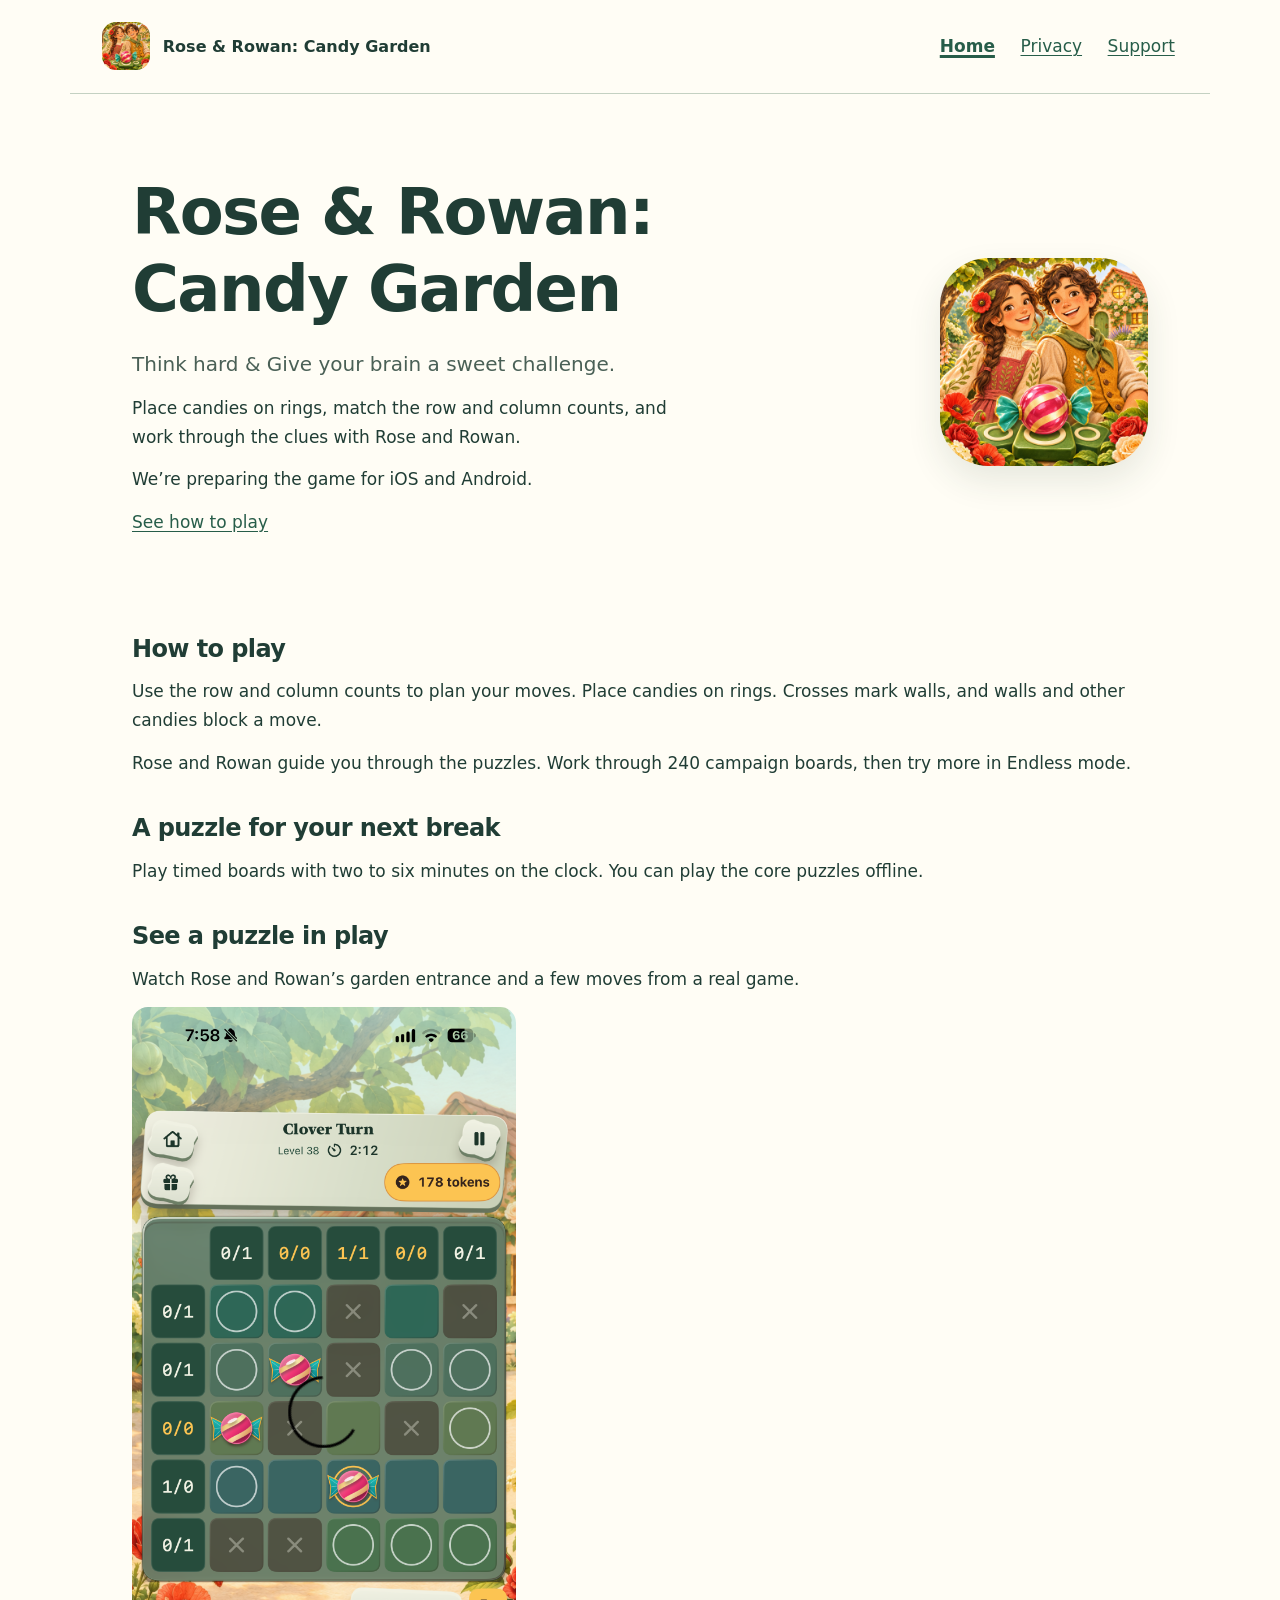
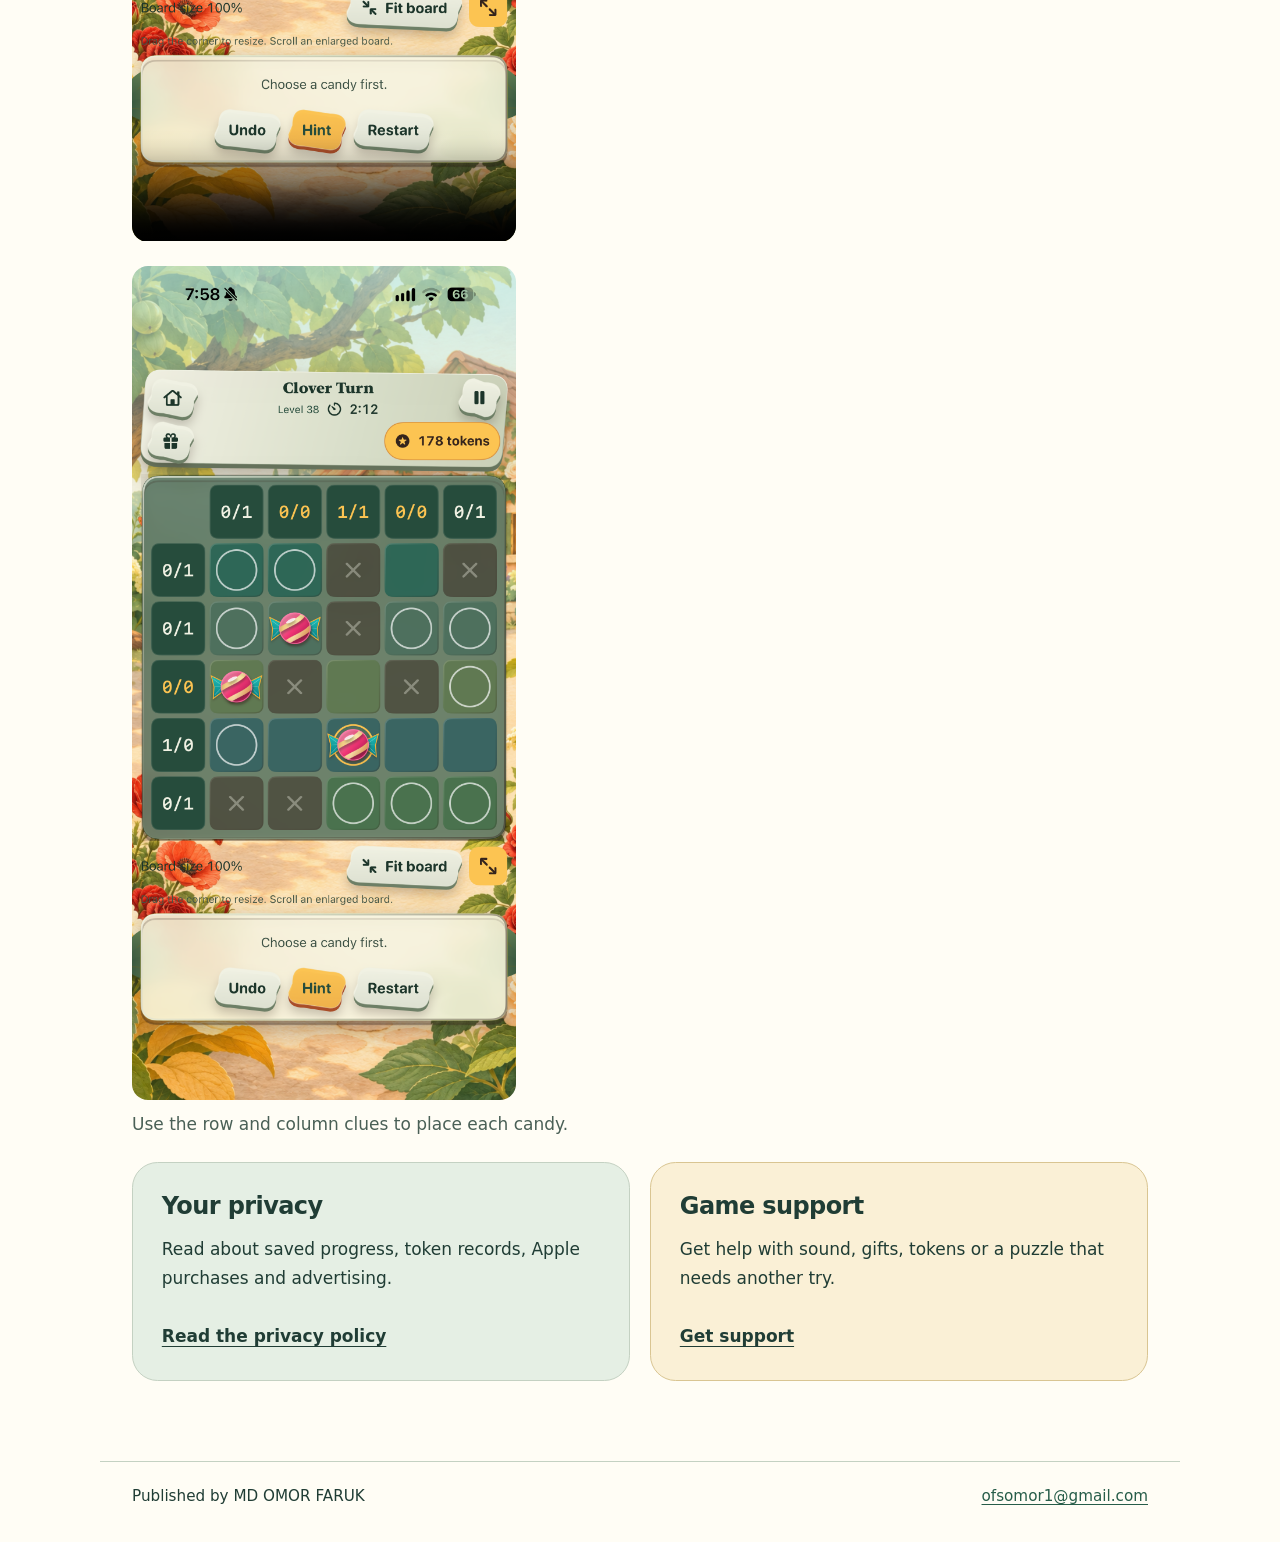
<file: index.html>
<!DOCTYPE html>
<html lang="en">
<head>
  <meta charset="utf-8">
  <meta name="viewport" content="width=device-width, initial-scale=1.0">
  <meta name="description" content="Solve candy logic puzzles with Rose and Rowan. Match row and column counts, place candies on rings, and explore 240 campaign boards plus endless puzzles.">
  <meta name="google-site-verification" content="5Yx0wDJm3r1XF7cF3LCR8AoIhUrX81WvI1WIQ4JtiDA">
  <meta name="referrer" content="strict-origin-when-cross-origin">
  <meta http-equiv="Content-Security-Policy" content="default-src 'self'; style-src 'self'; img-src 'self'; script-src 'none'; connect-src 'none'; object-src 'none'; base-uri 'none'; form-action 'none'">
  <title>Rose &amp; Rowan: Candy Garden | Offline Logic Puzzle</title>
  <link rel="canonical" href="https://ofsomor.github.io/rose-rowan-candy-garden/">
  <meta property="og:type" content="website">
  <meta property="og:site_name" content="Rose &amp; Rowan: Candy Garden">
  <meta property="og:title" content="Rose &amp; Rowan: Candy Garden | Offline Logic Puzzle">
  <meta property="og:description" content="Solve candy logic puzzles with Rose and Rowan. Match row and column counts, place candies on rings, and explore 240 campaign boards plus endless puzzles.">
  <meta property="og:url" content="https://ofsomor.github.io/rose-rowan-candy-garden/">
  <meta property="og:image" content="https://ofsomor.github.io/rose-rowan-candy-garden/app-icon.png">
  <meta property="og:image:width" content="1024">
  <meta property="og:image:height" content="1024">
  <meta property="og:image:alt" content="Rose and Rowan beside a colourful candy in their garden">
  <link rel="icon" href="app-icon.png" type="image/png">
  <link rel="stylesheet" href="styles.css">
</head>
<body>
  <a class="skip-link" href="#content">Skip to content</a>
  <header class="site-header">
    <a class="brand" href="./"><img src="app-icon.png" alt="" width="48" height="48"><span>Rose &amp; Rowan: Candy Garden</span></a>
    <nav aria-label="Primary"><a href="./" aria-current="page">Home</a><a href="privacy.html">Privacy</a><a href="support.html">Support</a></nav>
  </header>
  <main itemscope itemtype="https://schema.org/WebPage" itemid="https://ofsomor.github.io/rose-rowan-candy-garden/">
    <section class="hero">
      <div>
        <h1 id="content" tabindex="-1" itemprop="name">Rose &amp; Rowan:<br>Candy Garden</h1>
        <p class="lead">Think hard &amp; Give your brain a sweet challenge.</p>
        <p>Place candies on rings, match the row and column counts, and work through the clues with Rose and Rowan.</p>
        <p>We’re preparing the game for iOS and Android.</p>
        <p><a href="#how-to-play">See how to play</a></p>
      </div>
      <img class="hero-icon" src="app-icon.png" alt="Rose and Rowan beside a colourful candy in their garden" width="208" height="208" fetchpriority="high">
    </section>
    <section aria-labelledby="how-to-play">
      <h2 id="how-to-play">How to play</h2>
      <p>Use the row and column counts to plan your moves. Place candies on rings. Crosses mark walls, and walls and other candies block a move.</p>
      <p>Rose and Rowan guide you through the puzzles. Work through 240 campaign boards, then try more in Endless mode.</p>
      <h2>A puzzle for your next break</h2>
      <p>Play timed boards with two to six minutes on the clock. You can play the core puzzles offline.</p>
    </section>
    <section aria-labelledby="gameplay-preview">
      <h2 id="gameplay-preview">See a puzzle in play</h2>
      <p>Watch Rose and Rowan’s garden entrance and a few moves from a real game.</p>
      <video class="gameplay-media" controls muted preload="none" width="720" height="1280" poster="gameplay-iphone.png" aria-label="Twenty-second gameplay preview without audio">
        <source src="gameplay-preview.mp4" type="video/mp4">
        <a href="gameplay-preview.mp4">Watch the gameplay preview</a>
      </video>
      <figure>
        <img class="gameplay-media" src="gameplay-iphone.png" alt="Level 38 showing candies, ring targets, row and column counts, and the board resize controls underneath" width="1320" height="2868" loading="lazy" decoding="async">
        <figcaption>Use the row and column clues to place each candy.</figcaption>
      </figure>
    </section>
    <div class="page-links">
      <a class="page-card" href="privacy.html"><h2>Your privacy</h2><p>Read about saved progress, token records, Apple purchases and advertising.</p><span>Read the privacy policy</span></a>
      <a class="page-card" href="support.html"><h2>Game support</h2><p>Get help with sound, gifts, tokens or a puzzle that needs another try.</p><span>Get support</span></a>
    </div>
  </main>
  <footer class="site-footer">
    <p>Published by MD OMOR FARUK</p>
    <a href="mailto:ofsomor1@gmail.com">ofsomor1@gmail.com</a>
  </footer>
</body>
</html>
</file>
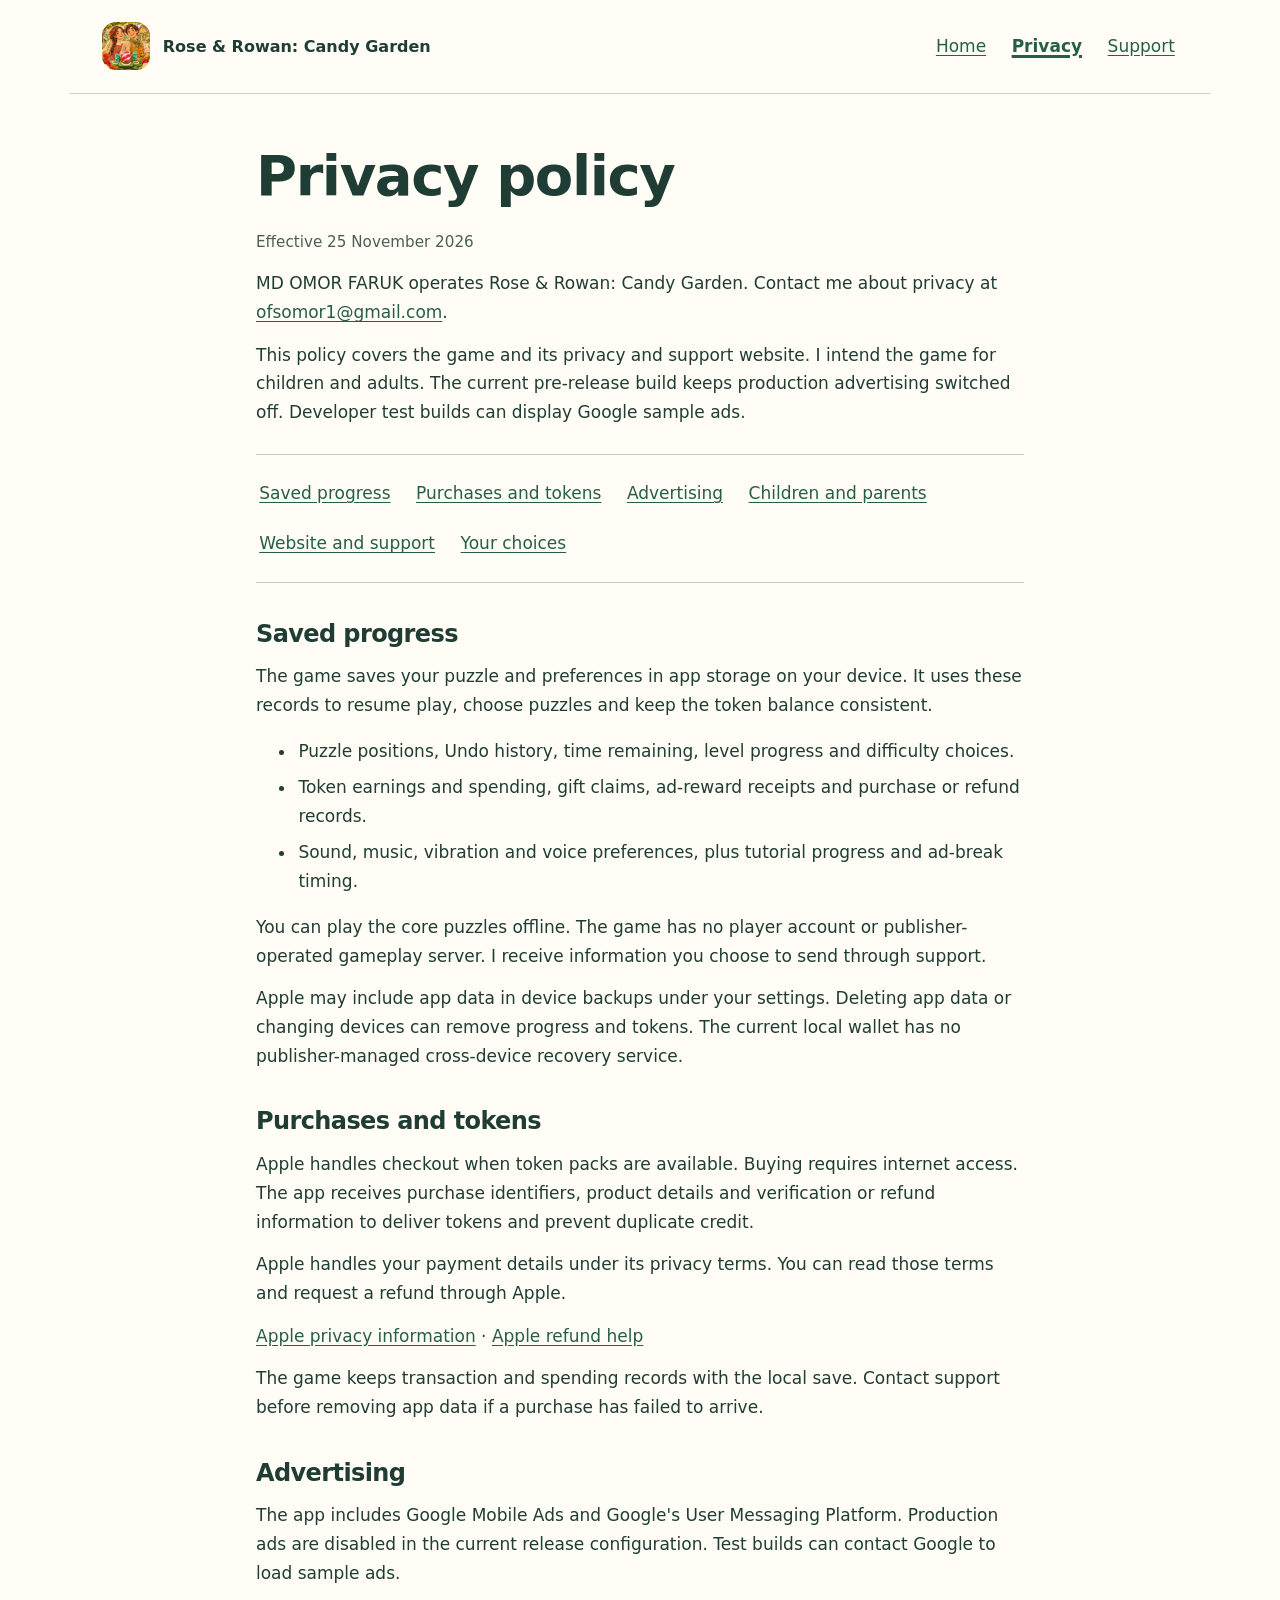
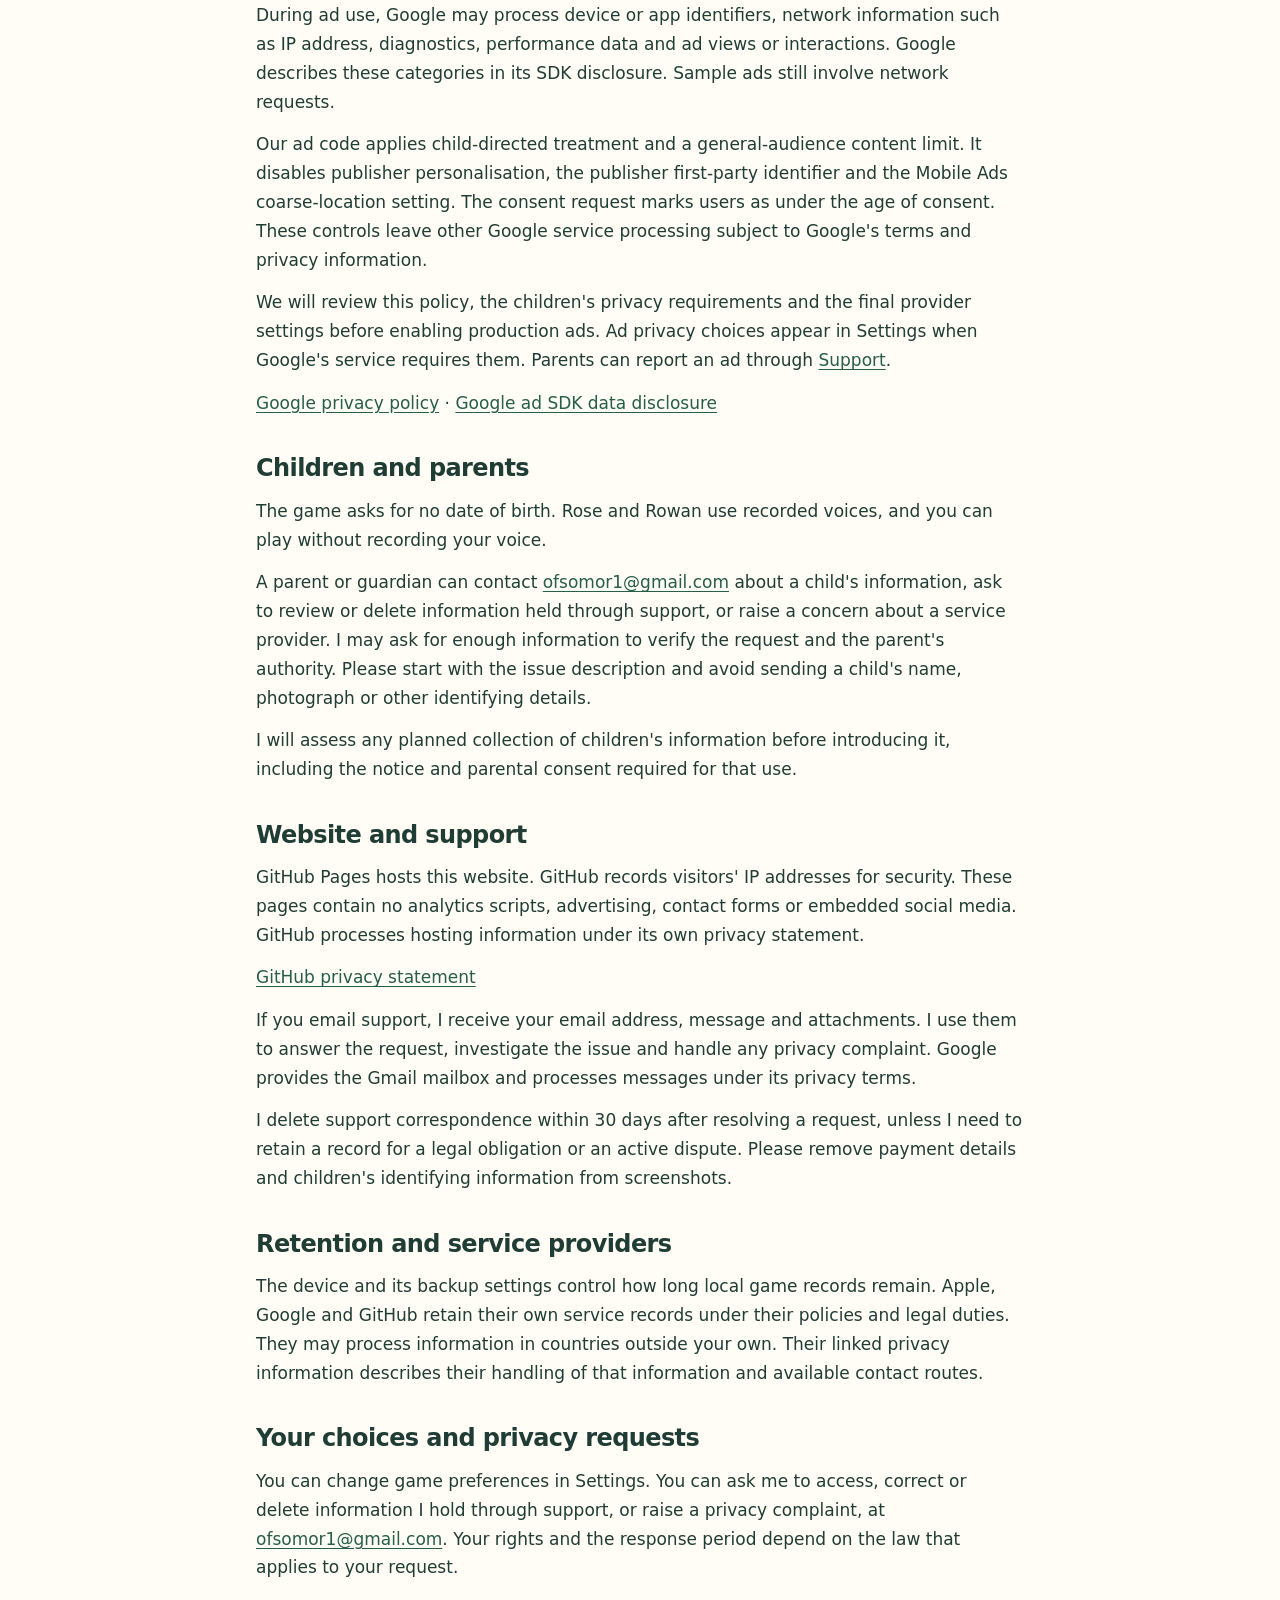
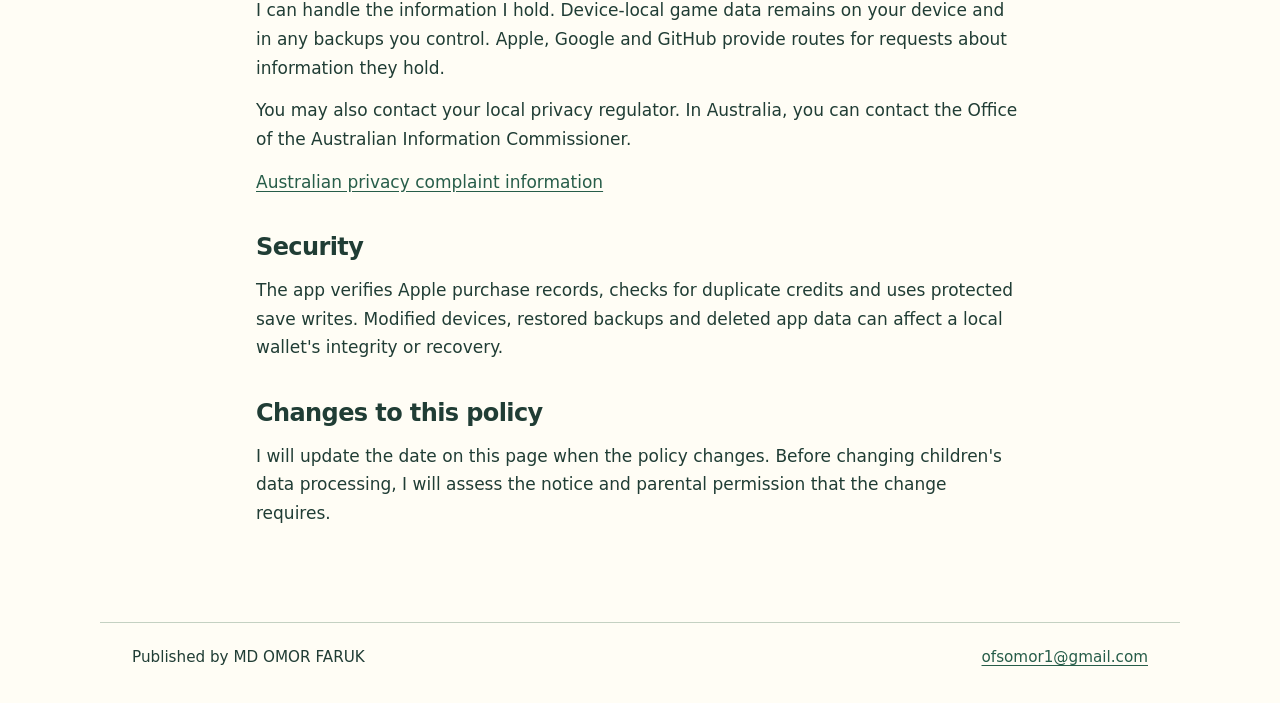
<file: privacy.html>
<!DOCTYPE html>
<html lang="en">
<head>
  <meta charset="utf-8">
  <meta name="viewport" content="width=device-width, initial-scale=1.0">
  <meta name="description" content="How Rose &amp; Rowan: Candy Garden handles progress, tokens, purchases and service data.">
  <meta name="referrer" content="strict-origin-when-cross-origin">
  <meta http-equiv="Content-Security-Policy" content="default-src 'self'; style-src 'self'; img-src 'self'; script-src 'none'; connect-src 'none'; object-src 'none'; base-uri 'none'; form-action 'none'">
  <title>Privacy policy | Rose &amp; Rowan: Candy Garden</title>
  <link rel="canonical" href="https://ofsomor.github.io/rose-rowan-candy-garden/privacy.html">
  <meta property="og:type" content="website">
  <meta property="og:site_name" content="Rose &amp; Rowan: Candy Garden">
  <meta property="og:title" content="Privacy policy | Rose &amp; Rowan: Candy Garden">
  <meta property="og:description" content="How Rose &amp; Rowan: Candy Garden handles progress, tokens, purchases and service data.">
  <meta property="og:url" content="https://ofsomor.github.io/rose-rowan-candy-garden/privacy.html">
  <meta property="og:image" content="https://ofsomor.github.io/rose-rowan-candy-garden/app-icon.png">
  <meta property="og:image:width" content="1024">
  <meta property="og:image:height" content="1024">
  <meta property="og:image:alt" content="Rose and Rowan beside a colourful candy in their garden">
  <link rel="icon" href="app-icon.png" type="image/png">
  <link rel="stylesheet" href="styles.css">
</head>
<body>
  <a class="skip-link" href="#content">Skip to content</a>
  <header class="site-header">
    <a class="brand" href="./"><img src="app-icon.png" alt="" width="48" height="48"><span>Rose &amp; Rowan: Candy Garden</span></a>
    <nav aria-label="Primary"><a href="./">Home</a><a href="privacy.html" aria-current="page">Privacy</a><a href="support.html">Support</a></nav>
  </header>
  <main>
    <article class="document">
      <h1 id="content" tabindex="-1">Privacy policy</h1>
      <p class="date">Effective 25 November 2026</p>
      <p>MD OMOR FARUK operates Rose & Rowan: Candy Garden. Contact me about privacy at <a href="mailto:ofsomor1@gmail.com">ofsomor1@gmail.com</a>.</p>
      <p>This policy covers the game and its privacy and support website. I intend the game for children and adults. The current pre-release build keeps production advertising switched off. Developer test builds can display Google sample ads.</p>

      <nav class="contents" aria-label="Privacy sections">
        <a href="#progress">Saved progress</a><a href="#purchases">Purchases and tokens</a><a href="#advertising">Advertising</a><a href="#parents">Children and parents</a><a href="#website">Website and support</a><a href="#rights">Your choices</a>
      </nav>

      <h2 id="progress">Saved progress</h2>
      <p>The game saves your puzzle and preferences in app storage on your device. It uses these records to resume play, choose puzzles and keep the token balance consistent.</p>
      <ul>
        <li>Puzzle positions, Undo history, time remaining, level progress and difficulty choices.</li>
        <li>Token earnings and spending, gift claims, ad-reward receipts and purchase or refund records.</li>
        <li>Sound, music, vibration and voice preferences, plus tutorial progress and ad-break timing.</li>
      </ul>
      <p>You can play the core puzzles offline. The game has no player account or publisher-operated gameplay server. I receive information you choose to send through support.</p>
      <p>Apple may include app data in device backups under your settings. Deleting app data or changing devices can remove progress and tokens. The current local wallet has no publisher-managed cross-device recovery service.</p>

      <h2 id="purchases">Purchases and tokens</h2>
      <p>Apple handles checkout when token packs are available. Buying requires internet access. The app receives purchase identifiers, product details and verification or refund information to deliver tokens and prevent duplicate credit.</p>
      <p>Apple handles your payment details under its privacy terms. You can read those terms and request a refund through Apple.</p>
      <p><a href="https://www.apple.com/legal/privacy/">Apple privacy information</a> · <a href="https://support.apple.com/en-au/118223">Apple refund help</a></p>
      <p>The game keeps transaction and spending records with the local save. Contact support before removing app data if a purchase has failed to arrive.</p>

      <h2 id="advertising">Advertising</h2>
      <p>The app includes Google Mobile Ads and Google's User Messaging Platform. Production ads are disabled in the current release configuration. Test builds can contact Google to load sample ads.</p>
      <p>During ad use, Google may process device or app identifiers, network information such as IP address, diagnostics, performance data and ad views or interactions. Google describes these categories in its SDK disclosure. Sample ads still involve network requests.</p>
      <p>Our ad code applies child-directed treatment and a general-audience content limit. It disables publisher personalisation, the publisher first-party identifier and the Mobile Ads coarse-location setting. The consent request marks users as under the age of consent. These controls leave other Google service processing subject to Google's terms and privacy information.</p>
      <p>We will review this policy, the children's privacy requirements and the final provider settings before enabling production ads. Ad privacy choices appear in Settings when Google's service requires them. Parents can report an ad through <a href="support.html#ads">Support</a>.</p>
      <p><a href="https://policies.google.com/privacy">Google privacy policy</a> · <a href="https://developers.google.com/admob/ios/privacy/data-disclosure">Google ad SDK data disclosure</a></p>

      <h2 id="parents">Children and parents</h2>
      <p>The game asks for no date of birth. Rose and Rowan use recorded voices, and you can play without recording your voice.</p>
      <p>A parent or guardian can contact <a href="mailto:ofsomor1@gmail.com">ofsomor1@gmail.com</a> about a child's information, ask to review or delete information held through support, or raise a concern about a service provider. I may ask for enough information to verify the request and the parent's authority. Please start with the issue description and avoid sending a child's name, photograph or other identifying details.</p>
      <p>I will assess any planned collection of children's information before introducing it, including the notice and parental consent required for that use.</p>

      <h2 id="website">Website and support</h2>
      <p>GitHub Pages hosts this website. GitHub records visitors' IP addresses for security. These pages contain no analytics scripts, advertising, contact forms or embedded social media. GitHub processes hosting information under its own privacy statement.</p>
      <p><a href="https://docs.github.com/en/site-policy/privacy-policies/github-general-privacy-statement">GitHub privacy statement</a></p>
      <p>If you email support, I receive your email address, message and attachments. I use them to answer the request, investigate the issue and handle any privacy complaint. Google provides the Gmail mailbox and processes messages under its privacy terms.</p>
      <p>I delete support correspondence within 30 days after resolving a request, unless I need to retain a record for a legal obligation or an active dispute. Please remove payment details and children's identifying information from screenshots.</p>

      <h2>Retention and service providers</h2>
      <p>The device and its backup settings control how long local game records remain. Apple, Google and GitHub retain their own service records under their policies and legal duties. They may process information in countries outside your own. Their linked privacy information describes their handling of that information and available contact routes.</p>

      <h2 id="rights">Your choices and privacy requests</h2>
      <p>You can change game preferences in Settings. You can ask me to access, correct or delete information I hold through support, or raise a privacy complaint, at <a href="mailto:ofsomor1@gmail.com">ofsomor1@gmail.com</a>. Your rights and the response period depend on the law that applies to your request.</p>
      <p>I can handle the information I hold. Device-local game data remains on your device and in any backups you control. Apple, Google and GitHub provide routes for requests about information they hold.</p>
      <p>You may also contact your local privacy regulator. In Australia, you can contact the Office of the Australian Information Commissioner.</p>
      <p><a href="https://www.oaic.gov.au/privacy/privacy-complaints">Australian privacy complaint information</a></p>

      <h2>Security</h2>
      <p>The app verifies Apple purchase records, checks for duplicate credits and uses protected save writes. Modified devices, restored backups and deleted app data can affect a local wallet's integrity or recovery.</p>

      <h2>Changes to this policy</h2>
      <p>I will update the date on this page when the policy changes. Before changing children's data processing, I will assess the notice and parental permission that the change requires.</p>
    </article>
  </main>
  <footer class="site-footer">
    <p>Published by MD OMOR FARUK</p>
    <a href="mailto:ofsomor1@gmail.com">ofsomor1@gmail.com</a>
  </footer>
</body>
</html>
</file>
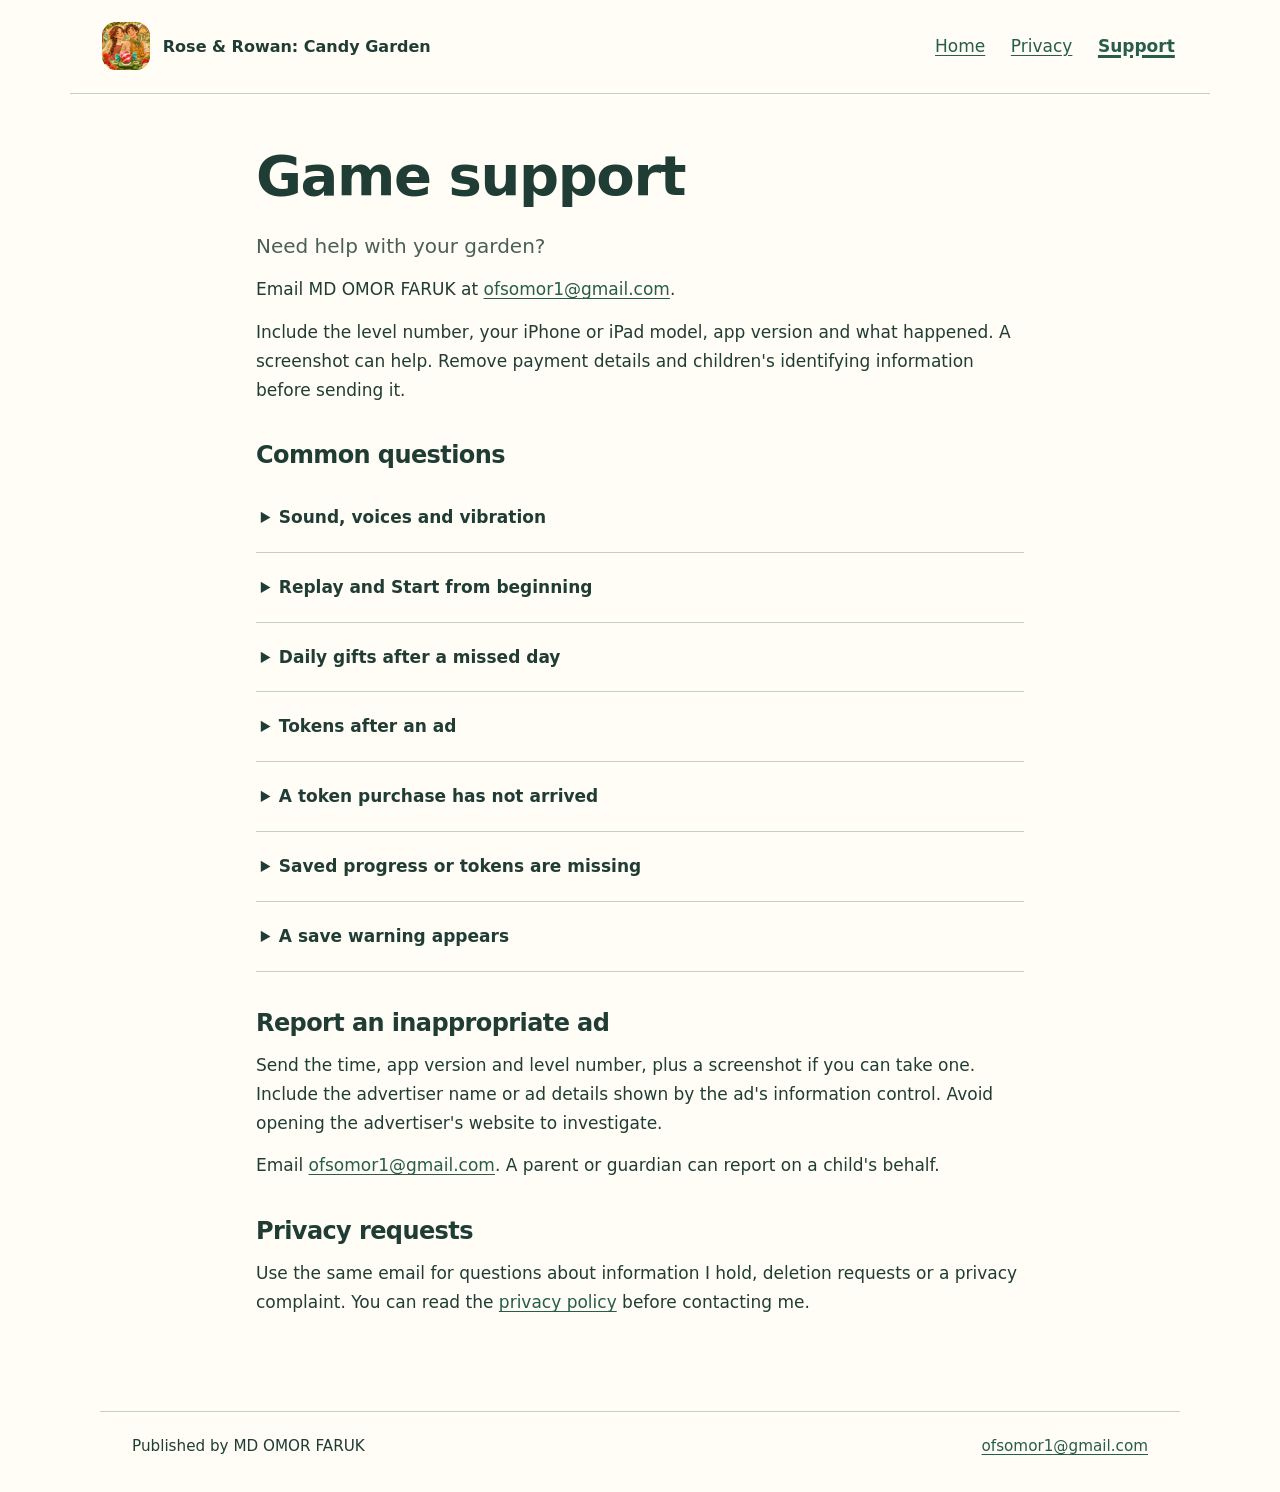
<file: support.html>
<!DOCTYPE html>
<html lang="en">
<head>
  <meta charset="utf-8">
  <meta name="viewport" content="width=device-width, initial-scale=1.0">
  <meta name="description" content="Get help with Rose &amp; Rowan: Candy Garden, purchases, gifts, sound and privacy.">
  <meta name="referrer" content="strict-origin-when-cross-origin">
  <meta http-equiv="Content-Security-Policy" content="default-src 'self'; style-src 'self'; img-src 'self'; script-src 'none'; connect-src 'none'; object-src 'none'; base-uri 'none'; form-action 'none'">
  <title>Game support | Rose &amp; Rowan: Candy Garden</title>
  <link rel="canonical" href="https://ofsomor.github.io/rose-rowan-candy-garden/support.html">
  <meta property="og:type" content="website">
  <meta property="og:site_name" content="Rose &amp; Rowan: Candy Garden">
  <meta property="og:title" content="Game support | Rose &amp; Rowan: Candy Garden">
  <meta property="og:description" content="Get help with Rose &amp; Rowan: Candy Garden, purchases, gifts, sound and privacy.">
  <meta property="og:url" content="https://ofsomor.github.io/rose-rowan-candy-garden/support.html">
  <meta property="og:image" content="https://ofsomor.github.io/rose-rowan-candy-garden/app-icon.png">
  <meta property="og:image:width" content="1024">
  <meta property="og:image:height" content="1024">
  <meta property="og:image:alt" content="Rose and Rowan beside a colourful candy in their garden">
  <link rel="icon" href="app-icon.png" type="image/png">
  <link rel="stylesheet" href="styles.css">
</head>
<body>
  <a class="skip-link" href="#content">Skip to content</a>
  <header class="site-header">
    <a class="brand" href="./"><img src="app-icon.png" alt="" width="48" height="48"><span>Rose &amp; Rowan: Candy Garden</span></a>
    <nav aria-label="Primary"><a href="./">Home</a><a href="privacy.html">Privacy</a><a href="support.html" aria-current="page">Support</a></nav>
  </header>
  <main>
    <article class="document">
      <h1 id="content" tabindex="-1">Game support</h1>
      <p class="lead">Need help with your garden?</p>
      <p>Email MD OMOR FARUK at <a href="mailto:ofsomor1@gmail.com">ofsomor1@gmail.com</a>.</p>
      <p>Include the level number, your iPhone or iPad model, app version and what happened. A screenshot can help. Remove payment details and children's identifying information before sending it.</p>

      <h2>Common questions</h2>
      <details><summary>Sound, voices and vibration</summary><p>Check Music, Move Sounds, Celebration Voice and Vibration in the game's Settings. Raise your media volume and check whether Bluetooth headphones still have the audio connection. You can hear enabled game sounds through the speaker in Silent Mode. On a supported iPhone, you should feel a light haptic when you select a candy and land on a legal destination.</p></details>
      <details><summary>Replay and Start from beginning</summary><p>Replay on the win screen restarts the completed puzzle for free. Start from beginning on the main menu opens Level 1. It keeps your token balance, gift records, purchases and previously earned milestone rewards.</p></details>
      <details><summary>Daily gifts after a missed day</summary><p>A missed full local calendar day resets your next claim to Day 1. Claim Monday, skip Tuesday, return Wednesday and you receive the Day 1 gift. You keep the tokens you earned before the gap.</p></details>
      <details><summary>Tokens after an ad</summary><p>Completing an optional rewarded ad earns two tokens. Skipping, cancelling or failing to load an ad earns zero. Banner and level-break ads earn zero. Optional rewarded ads are available from Level 1 when ad serving is enabled. Automatic banner and level-break ads stay off through Level 7. Keep the app open if it asks you to retry saving an earned reward.</p></details>
      <details><summary>A token purchase has not arrived</summary><p>Reopen the game with internet access and check for a purchase-delivery or save-retry message. Contact support before buying the same pack again. Share the product name, purchase date and Apple's transaction reference if needed. Keep your payment-card details private.</p><p>Apple handles refund requests through its own service.</p><p><a href="https://support.apple.com/en-au/118223">Apple refund help</a></p></details>
      <details><summary>Saved progress or tokens are missing</summary><p>Contact support before deleting or reinstalling the app. The game keeps progress and tokens in local app storage. Removing that data or switching devices can lose access to the current balance. The current app has no publisher-managed cross-device wallet recovery service.</p></details>
      <details><summary>A save warning appears</summary><p>Keep the existing app data and use the recovery or retry control shown in the game. Contact support with the warning text and a screenshot. You can leave the warning visible while you ask for help.</p></details>

      <h2 id="ads">Report an inappropriate ad</h2>
      <p>Send the time, app version and level number, plus a screenshot if you can take one. Include the advertiser name or ad details shown by the ad's information control. Avoid opening the advertiser's website to investigate.</p>
      <p>Email <a href="mailto:ofsomor1@gmail.com?subject=Ad%20report%20%E2%80%94%20Rose%20and%20Rowan">ofsomor1@gmail.com</a>. A parent or guardian can report on a child's behalf.</p>

      <h2>Privacy requests</h2>
      <p>Use the same email for questions about information I hold, deletion requests or a privacy complaint. You can read the <a href="privacy.html">privacy policy</a> before contacting me.</p>
    </article>
  </main>
  <footer class="site-footer">
    <p>Published by MD OMOR FARUK</p>
    <a href="mailto:ofsomor1@gmail.com">ofsomor1@gmail.com</a>
  </footer>
</body>
</html>
</file>
<file: styles.css>
* { box-sizing: border-box; }
:root { color-scheme: light; --ink: #203d35; --muted: #4a6056; --paper: #fffdf5; --mint: #e5efe4; --line: #c4d1c2; --gold: #f1d68f; }
body { margin: 0; color: var(--ink); background: var(--paper); font-family: ui-rounded, 'Avenir Next', system-ui, sans-serif; font-size: 1.0625rem; line-height: 1.7; }
a { color: #275d49; text-underline-offset: .2em; overflow-wrap: anywhere; }
a:hover { text-decoration-thickness: .14em; }
:where(a, summary):focus-visible { outline: 3px solid #7c3c32; outline-offset: 5px; border-radius: 4px; }
.skip-link { position: fixed; left: 1rem; top: -8rem; z-index: 2; background: var(--paper); padding: .8rem 1rem; border: 2px solid var(--ink); }
.skip-link:focus { top: 1rem; }
.site-header { max-width: 1140px; margin: auto; padding: 1.4rem 2rem; display: flex; gap: 1.4rem; align-items: center; justify-content: space-between; border-bottom: 1px solid var(--line); }
.brand { display: flex; align-items: center; gap: .8rem; max-width: 28rem; font-size: 1rem; font-weight: 750; text-decoration: none; color: var(--ink); line-height: 1.35; }
.brand img { flex: none; border-radius: 14px; }
nav { display: flex; flex-wrap: wrap; gap: .4rem 1.2rem; }
nav a { min-height: 44px; display: inline-flex; align-items: center; padding: .35rem .2rem; }
nav a[aria-current] { font-weight: 750; text-decoration-thickness: .15em; }
main { max-width: 1080px; padding: 3rem 2rem 5rem; margin: auto; }
h1, h2 { line-height: 1.2; letter-spacing: -.025em; text-wrap: balance; }
h1 { margin: 0 0 1.3rem; font-size: clamp(2.4rem, 5vw, 4.25rem); }
h2 { font-size: 1.5rem; margin: 2.3rem 0 .8rem; }
p { margin: .85rem 0; }
.lead { font-size: 1.25rem; color: var(--muted); line-height: 1.6; }
.hero { display: grid; grid-template-columns: 1fr auto; align-items: center; gap: 3rem; padding: 2rem 0 3rem; }
.hero p { max-width: 36rem; }
.hero-icon { width: 208px; height: auto; border-radius: 3rem; box-shadow: 0 15px 35px #27432c1c; }
.page-links { display: grid; grid-template-columns: 1fr 1fr; gap: 1.25rem; }
.page-card { color: var(--ink); display: block; padding: 1.8rem; background: var(--mint); border: 1px solid var(--line); border-radius: 1.6rem; text-decoration: none; }
.page-card + .page-card { background: #faf0d6; border-color: #d9c592; }
.page-card h2 { margin: 0 0 .7rem; }
.page-card span { display: inline-block; margin-top: 1rem; text-decoration: underline; text-underline-offset: .25em; font-weight: 700; }
.document { max-width: 48rem; margin: 0 auto; }
.document h1 { font-size: clamp(2.4rem, 5vw, 3.5rem); }
.date { color: var(--muted); font-size: .95rem; }
.contents { padding: 1rem 0; margin: 1.7rem 0 2.2rem; border-top: 1px solid var(--line); border-bottom: 1px solid var(--line); }
li { padding-left: .15rem; margin: .45rem 0; }
details { border-bottom: 1px solid var(--line); padding: .3rem 0; }
summary { cursor: pointer; padding: .95rem .3rem; font-weight: 650; min-height: 44px; }
details p { padding: 0 .3rem; }
details[open] { padding-bottom: .75rem; }
.site-footer { max-width: 1080px; border-top: 1px solid var(--line); margin: auto; padding: 1.4rem 2rem 2rem; font-size: .95rem; display: flex; justify-content: space-between; flex-wrap: wrap; gap: .5rem 2rem; }
.site-footer p { margin: 0; }
@media (max-width: 650px) { .site-header { padding: 1rem 1.25rem; align-items: flex-start; flex-direction: column; gap: .6rem; } main { padding: 2rem 1.25rem 3rem; } .hero { grid-template-columns: 1fr; gap: 1.5rem; padding-top: 0; } .hero-icon { grid-row: 1; width: 112px; border-radius: 1.6rem; } .page-links { grid-template-columns: 1fr; } .site-footer { padding-inline: 1.25rem; } }
@media print { .site-header, .site-footer, .skip-link, .contents { display: none; } body { color: #000; background: #fff; font-size: 11pt; } main { padding: 0; } a { color: inherit; } }

.gameplay-media { display: block; width: 100%; max-width: 24rem; height: auto; border-radius: 1rem; }
figure { margin: 1.5rem 0; }
figcaption { max-width: 36rem; color: var(--muted); margin-top: .6rem; }
</file>
